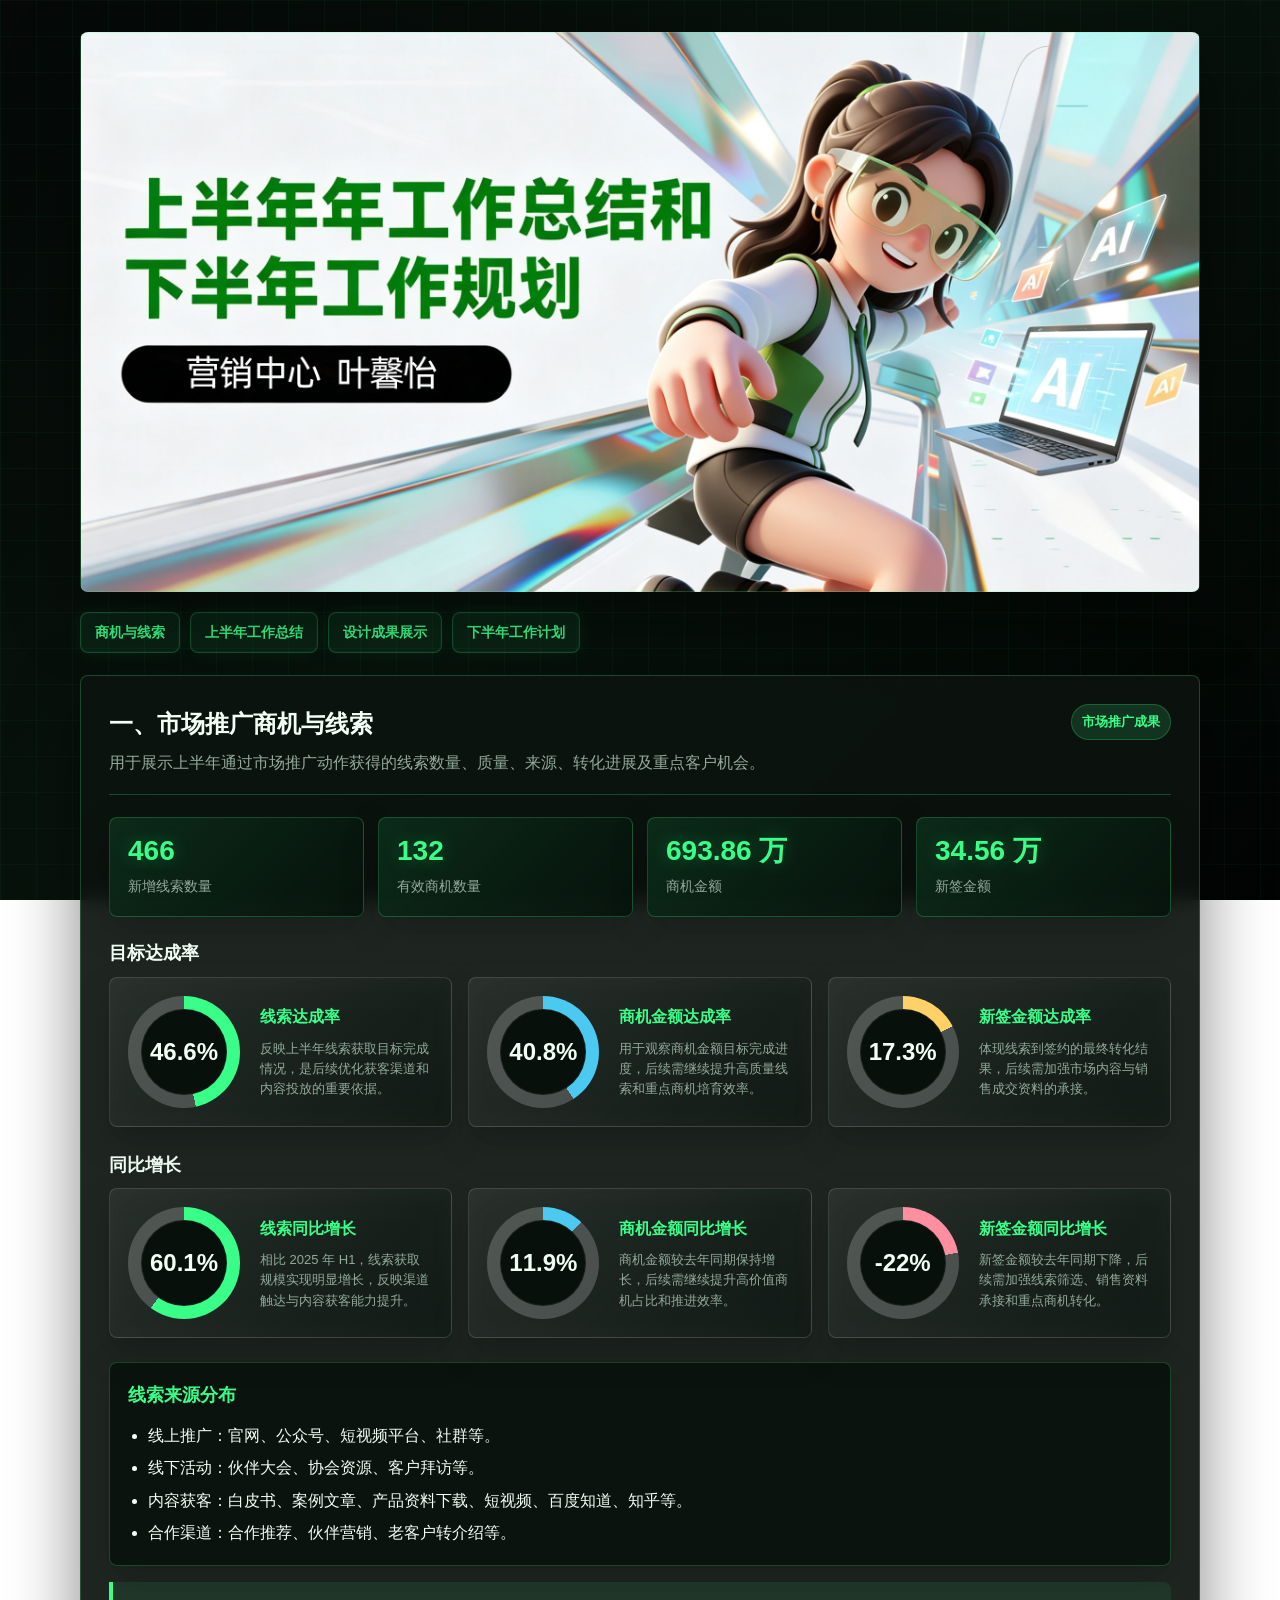
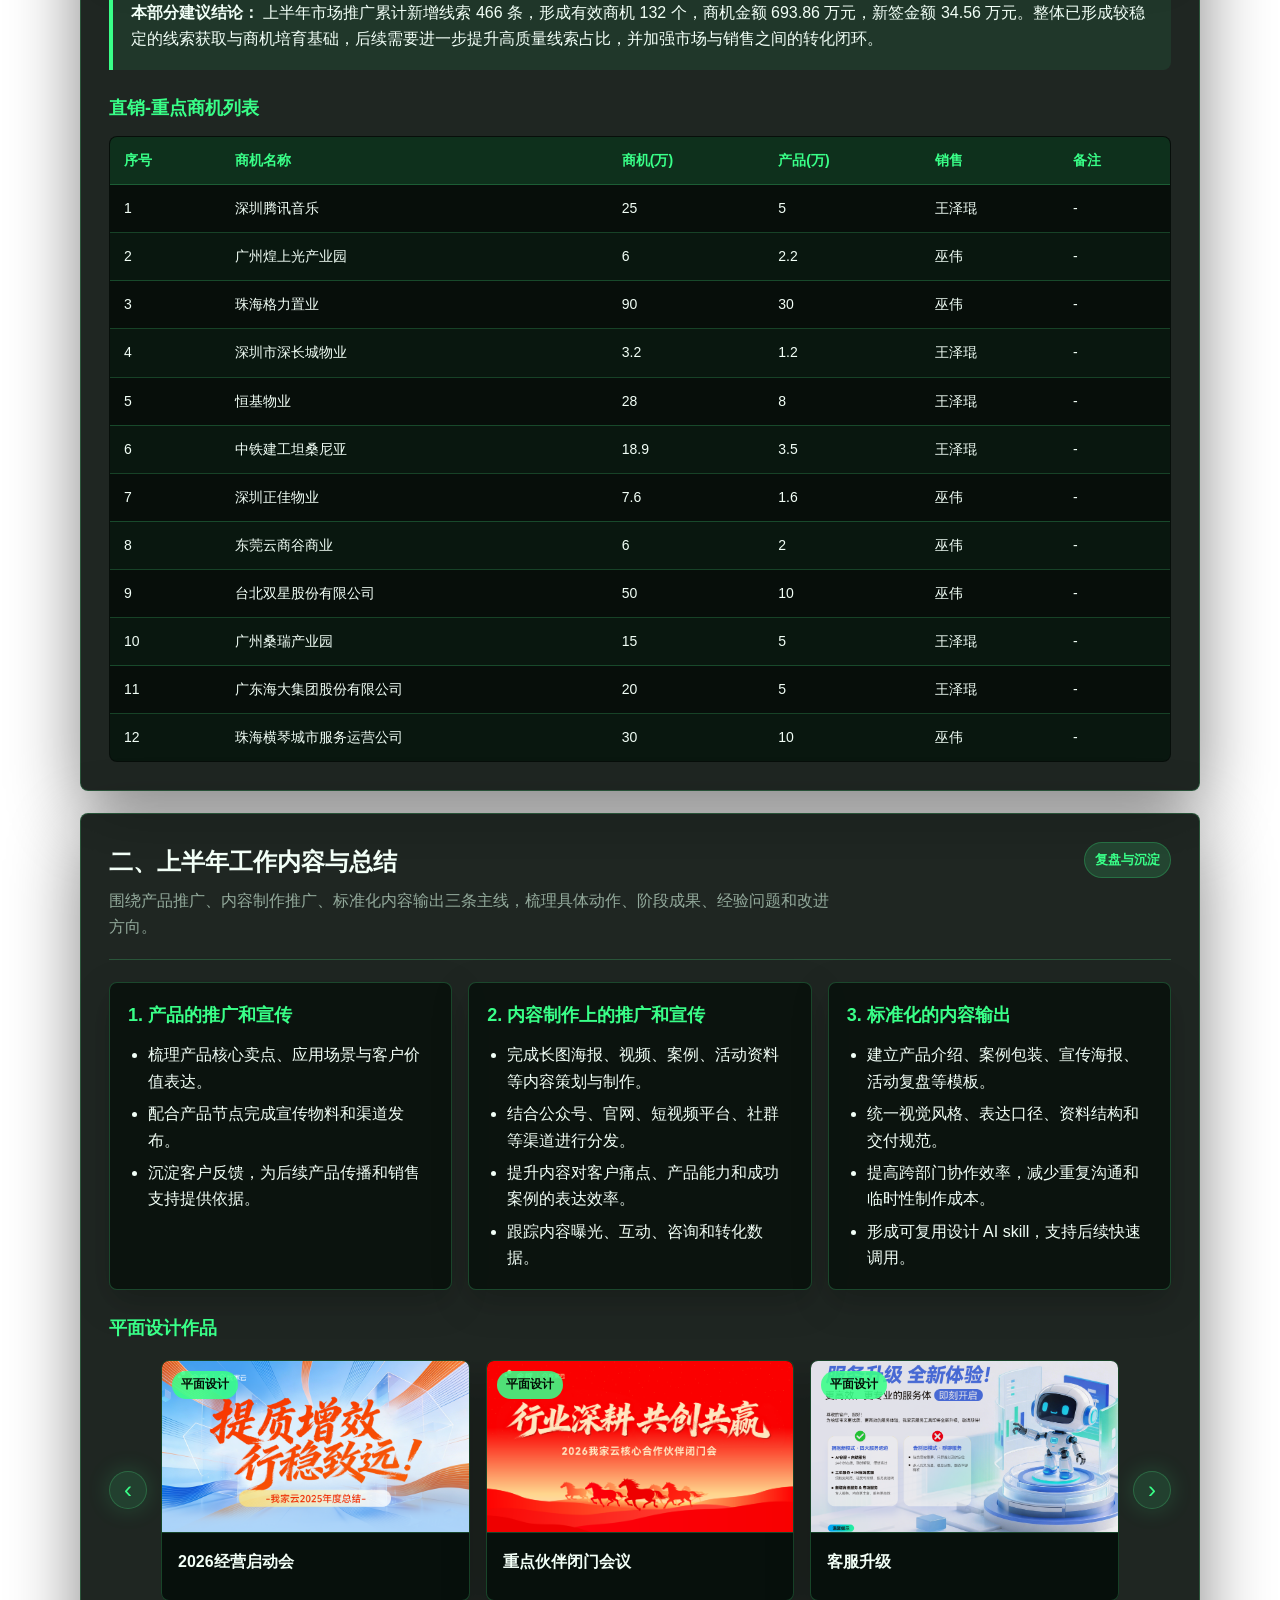
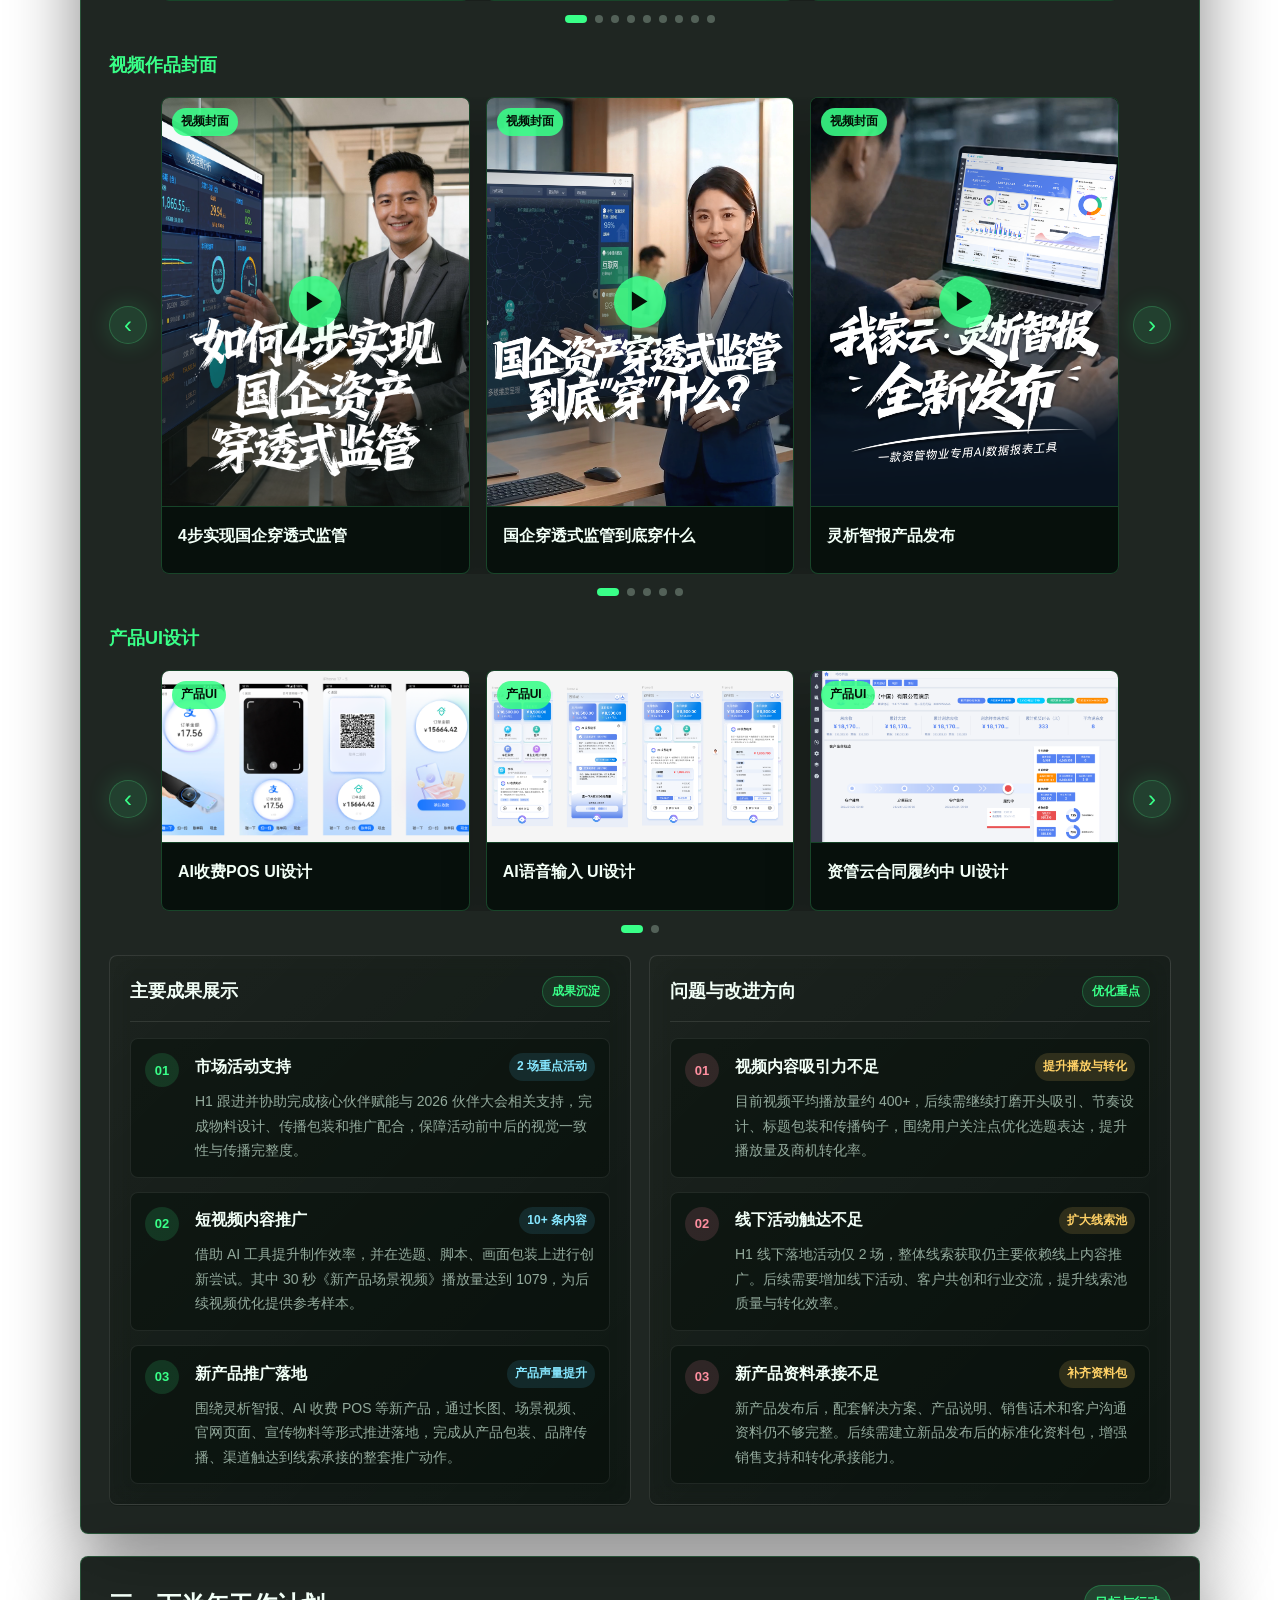
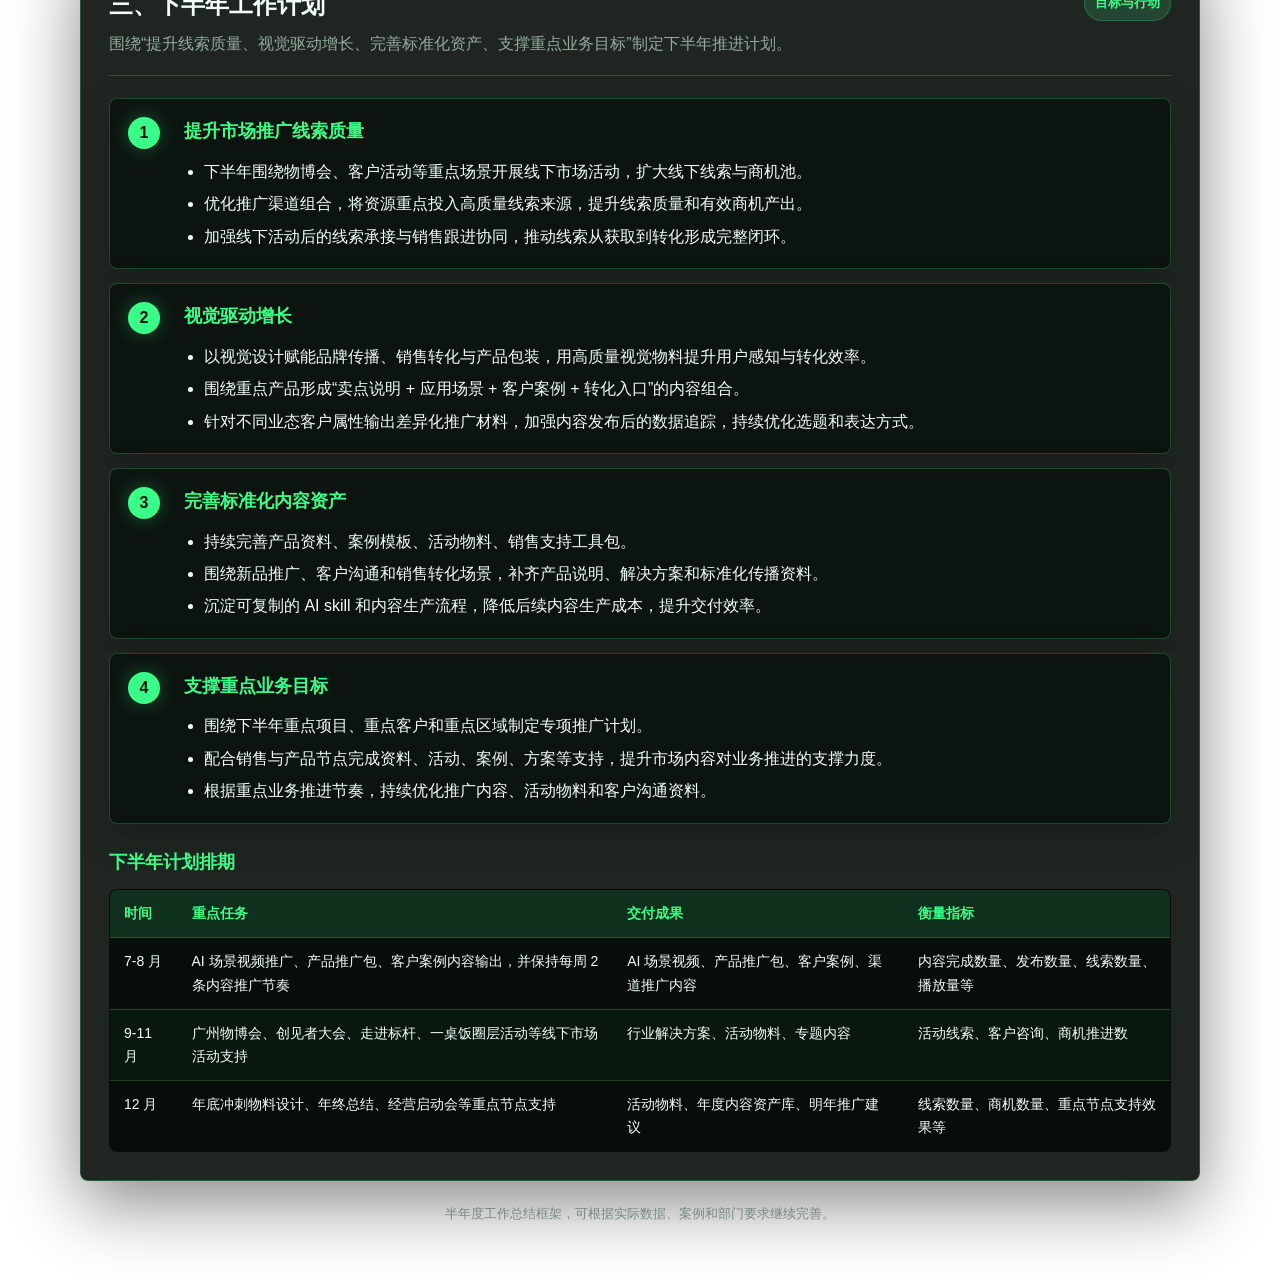
<file: work-summary/index.html>
<!DOCTYPE html>
<html lang="zh-CN">
<head>
  <meta charset="UTF-8" />
  <meta name="viewport" content="width=device-width, initial-scale=1.0" />
  <title>半年度工作总结</title>
  <style>
    :root {
      --bg: #050807;
      --paper: rgba(12, 20, 16, 0.92);
      --paper-strong: #0f1b15;
      --ink: #f2fff7;
      --muted: #93aa9c;
      --line: rgba(85, 255, 146, 0.22);
      --primary: #39ff88;
      --primary-soft: rgba(57, 255, 136, 0.14);
      --green: #39ff88;
      --orange: #ffd166;
      --red: #ff5f7a;
      --radius: 8px;
      --shadow: 0 22px 70px rgba(0, 0, 0, 0.48);
    }

    * {
      box-sizing: border-box;
    }

    body {
      margin: 0;
      min-height: 100vh;
      background:
        linear-gradient(rgba(57, 255, 136, 0.035) 1px, transparent 1px),
        linear-gradient(90deg, rgba(57, 255, 136, 0.035) 1px, transparent 1px),
        linear-gradient(135deg, #050807 0%, #08140d 48%, #020403 100%);
      background-size: 36px 36px, 36px 36px, auto;
      background-attachment: fixed;
      color: var(--ink);
      font-family: "Microsoft YaHei", "PingFang SC", Arial, sans-serif;
      line-height: 1.65;
    }

    .page {
      width: min(1120px, calc(100% - 40px));
      margin: 32px auto 56px;
    }

    header {
      position: relative;
      min-height: 0;
      aspect-ratio: 2 / 1;
      display: block;
      overflow: hidden;
      background: url("images/banner-summary.png") center / cover no-repeat;
      border: 1px solid var(--line);
      border-radius: var(--radius);
      padding: 0;
      box-shadow: var(--shadow);
      isolation: isolate;
    }

    .hero-content,
    .hero-visual {
      display: none !important;
    }

    .eyebrow {
      margin: 0 0 8px;
      color: var(--primary);
      font-size: 14px;
      font-weight: 700;
      letter-spacing: 0;
    }

    h1 {
      margin: 0;
      max-width: 650px;
      font-size: 46px;
      line-height: 1.2;
      letter-spacing: 0;
      text-shadow: 0 0 24px rgba(57, 255, 136, 0.28);
    }

    .hero-visual {
      min-height: 240px;
      display: grid;
      align-items: center;
      justify-items: end;
    }

    .summary-illustration {
      width: min(100%, 360px);
      height: 248px;
      position: relative;
    }

    .illus-panel {
      position: absolute;
      inset: 18px 0 0 34px;
      border: 1px solid rgba(57, 255, 136, 0.22);
      border-radius: var(--radius);
      background: rgba(6, 16, 11, 0.86);
      box-shadow: 0 18px 54px rgba(0, 0, 0, 0.28);
      padding: 18px;
    }

    .illus-panel::before {
      content: "";
      display: block;
      width: 88px;
      height: 8px;
      border-radius: 999px;
      background: #39ff88;
      box-shadow: 104px 0 0 #4cc9f0, 178px 0 0 #ffd166;
      opacity: 0.92;
    }

    .illus-chart {
      display: flex;
      align-items: end;
      gap: 12px;
      height: 92px;
      margin-top: 24px;
      padding: 0 8px;
      border-bottom: 1px solid rgba(255, 255, 255, 0.15);
    }

    .illus-chart i {
      width: 34px;
      border-radius: 6px 6px 0 0;
      background: #39ff88;
      box-shadow: 0 0 18px rgba(57, 255, 136, 0.24);
    }

    .illus-chart i:nth-child(1) {
      height: 38px;
      background: #4cc9f0;
    }

    .illus-chart i:nth-child(2) {
      height: 68px;
      background: #39ff88;
    }

    .illus-chart i:nth-child(3) {
      height: 52px;
      background: #ffd166;
    }

    .illus-chart i:nth-child(4) {
      height: 78px;
      background: #ff7a90;
    }

    .illus-card {
      position: absolute;
      left: 0;
      top: 60px;
      width: 132px;
      padding: 14px;
      border-radius: var(--radius);
      background: #14241b;
      border: 1px solid rgba(57, 255, 136, 0.2);
      box-shadow: 0 18px 38px rgba(0, 0, 0, 0.26);
    }

    .illus-card strong {
      display: block;
      color: #39ff88;
      font-size: 24px;
      line-height: 1;
    }

    .illus-card span {
      display: block;
      margin-top: 8px;
      color: var(--muted);
      font-size: 12px;
    }

    .illus-list {
      position: absolute;
      right: 18px;
      bottom: 18px;
      width: 166px;
      padding: 14px;
      border-radius: var(--radius);
      background: #132018;
      border: 1px solid rgba(255, 255, 255, 0.12);
    }

    .illus-list p {
      margin: 0 0 9px;
      color: #f2fff7;
      font-size: 13px;
      font-weight: 700;
    }

    .illus-list i {
      display: block;
      height: 7px;
      margin-top: 8px;
      border-radius: 999px;
      background: rgba(255, 255, 255, 0.18);
    }

    .illus-list i:nth-child(2) {
      background: #39ff88;
      width: 82%;
    }

    .illus-list i:nth-child(3) {
      background: #4cc9f0;
      width: 62%;
    }

    .illus-list i:nth-child(4) {
      background: #ffd166;
      width: 72%;
    }

    .meta {
      display: grid;
      grid-template-columns: repeat(4, minmax(0, 1fr));
      gap: 12px;
      margin-top: 28px;
    }

    .meta-item,
    .metric,
    .card,
    .timeline-item,
    .plan-item {
      background: var(--paper);
      border: 1px solid var(--line);
      border-radius: var(--radius);
      box-shadow: 0 12px 36px rgba(0, 0, 0, 0.24);
    }

    .meta-item {
      padding: 14px 16px;
      background: rgba(4, 12, 8, 0.5);
    }

    .label {
      display: block;
      color: var(--muted);
      font-size: 13px;
    }

    .value {
      display: block;
      margin-top: 4px;
      font-size: 16px;
      font-weight: 700;
    }

    nav {
      display: flex;
      gap: 10px;
      margin: 20px 0;
      flex-wrap: wrap;
    }

    nav a {
      display: inline-flex;
      align-items: center;
      min-height: 38px;
      padding: 8px 14px;
      border: 1px solid var(--line);
      border-radius: var(--radius);
      background: rgba(57, 255, 136, 0.08);
      color: var(--primary);
      text-decoration: none;
      font-size: 14px;
      font-weight: 700;
      box-shadow: inset 0 0 0 1px rgba(57, 255, 136, 0.04), 0 0 18px rgba(57, 255, 136, 0.08);
    }

    nav a:hover {
      background: var(--primary);
      color: #041007;
      border-color: var(--primary);
    }

    section {
      margin-top: 22px;
      background: var(--paper);
      border: 1px solid var(--line);
      border-radius: var(--radius);
      padding: 28px;
      box-shadow: var(--shadow);
      backdrop-filter: blur(10px);
    }

    .section-head {
      display: flex;
      justify-content: space-between;
      gap: 20px;
      align-items: flex-start;
      border-bottom: 1px solid var(--line);
      padding-bottom: 18px;
      margin-bottom: 22px;
    }

    h2 {
      margin: 0;
      font-size: 24px;
      letter-spacing: 0;
    }

    .section-note {
      margin: 6px 0 0;
      color: var(--muted);
      max-width: 720px;
    }

    .tag {
      flex: 0 0 auto;
      padding: 6px 10px;
      border-radius: 999px;
      background: var(--primary-soft);
      color: var(--primary);
      font-size: 13px;
      font-weight: 700;
      border: 1px solid rgba(57, 255, 136, 0.24);
    }

    .metrics {
      display: grid;
      grid-template-columns: repeat(auto-fit, minmax(148px, 1fr));
      gap: 14px;
      margin-bottom: 22px;
    }

    .metric {
      padding: 18px;
      background:
        linear-gradient(135deg, rgba(57, 255, 136, 0.12), rgba(57, 255, 136, 0.02)),
        rgba(5, 14, 9, 0.9);
    }

    .metric strong {
      display: block;
      font-size: 28px;
      line-height: 1.1;
      color: var(--primary);
      text-shadow: 0 0 18px rgba(57, 255, 136, 0.28);
    }

    .metric strong.negative {
      color: #ff8fa0;
      text-shadow: none;
    }

    .metric span {
      display: block;
      margin-top: 8px;
      color: var(--muted);
      font-size: 14px;
    }

    .ring-group-title {
      margin: 0 0 12px;
      color: var(--ink);
      font-size: 18px;
    }

    .rate-rings {
      display: grid;
      grid-template-columns: repeat(3, minmax(0, 1fr));
      gap: 16px;
      margin: -4px 0 24px;
    }

    .rate-card {
      display: grid;
      grid-template-columns: 116px 1fr;
      align-items: center;
      gap: 16px;
      min-height: 148px;
      padding: 18px;
      border: 1px solid rgba(255, 255, 255, 0.14);
      border-radius: var(--radius);
      background:
        linear-gradient(135deg, rgba(255, 255, 255, 0.13), rgba(255, 255, 255, 0.035)),
        rgba(5, 14, 9, 0.58);
      box-shadow: 0 16px 34px rgba(0, 0, 0, 0.24);
      backdrop-filter: blur(16px);
    }

    .rate-ring {
      position: relative;
      width: 112px;
      height: 112px;
      display: grid;
      place-items: center;
      border-radius: 50%;
      background: conic-gradient(var(--ring-color) var(--percent), rgba(255, 255, 255, 0.2) 0);
    }

    .rate-ring::before {
      content: "";
      position: absolute;
      inset: 13px;
      border-radius: 50%;
      background: #07100b;
      border: 1px solid rgba(255, 255, 255, 0.08);
    }

    .rate-ring strong {
      position: relative;
      z-index: 1;
      color: var(--ink);
      font-size: 24px;
      line-height: 1;
    }

    .rate-copy span {
      display: block;
      color: var(--primary);
      font-size: 16px;
      font-weight: 800;
    }

    .rate-copy p {
      margin: 8px 0 0;
      color: var(--muted);
      font-size: 13px;
      line-height: 1.55;
    }

    .grid-2 {
      display: grid;
      grid-template-columns: repeat(2, minmax(0, 1fr));
      gap: 16px;
    }

    .grid-3 {
      display: grid;
      grid-template-columns: repeat(3, minmax(0, 1fr));
      gap: 16px;
    }

    .card {
      padding: 18px;
      background: rgba(8, 17, 12, 0.82);
    }

    h3 {
      margin: 0 0 12px;
      font-size: 18px;
      color: var(--primary);
    }

    ul {
      margin: 0;
      padding-left: 20px;
    }

    li + li {
      margin-top: 6px;
    }

    table {
      width: 100%;
      border-collapse: collapse;
      overflow: hidden;
      border: 1px solid var(--line);
      border-radius: var(--radius);
      background: rgba(5, 12, 8, 0.9);
    }

    th,
    td {
      border-bottom: 1px solid var(--line);
      padding: 12px 14px;
      text-align: left;
      vertical-align: top;
      font-size: 14px;
    }

    th {
      background: rgba(57, 255, 136, 0.14);
      color: var(--primary);
      font-weight: 700;
    }

    td {
      color: var(--ink);
    }

    tbody tr:nth-child(even) {
      background: rgba(57, 255, 136, 0.035);
    }

    tr:last-child td {
      border-bottom: 0;
    }

    .status {
      display: inline-flex;
      align-items: center;
      min-height: 26px;
      padding: 3px 9px;
      border-radius: 999px;
      font-size: 12px;
      font-weight: 700;
      white-space: nowrap;
    }

    .status.green {
      background: rgba(57, 255, 136, 0.14);
      color: var(--green);
    }

    .status.orange {
      background: rgba(255, 209, 102, 0.16);
      color: var(--orange);
    }

    .status.red {
      background: rgba(255, 95, 122, 0.16);
      color: var(--red);
    }

    .timeline {
      display: grid;
      gap: 14px;
    }

    .timeline-item {
      display: grid;
      grid-template-columns: 148px 1fr;
      gap: 18px;
      padding: 18px;
    }

    .time {
      color: var(--primary);
      font-weight: 800;
    }

    .plan-list {
      display: grid;
      gap: 14px;
    }

    .plan-item {
      display: grid;
      grid-template-columns: 42px 1fr;
      gap: 14px;
      padding: 18px;
    }

    .number {
      width: 32px;
      height: 32px;
      display: inline-grid;
      place-items: center;
      border-radius: 50%;
      background: var(--primary);
      color: #041007;
      font-weight: 800;
      box-shadow: 0 0 18px rgba(57, 255, 136, 0.3);
    }

    .summary-box {
      margin-top: 16px;
      padding: 18px;
      border-left: 4px solid var(--primary);
      background: rgba(57, 255, 136, 0.08);
      border-radius: 0 var(--radius) var(--radius) 0;
    }

    .review-layout {
      display: grid;
      grid-template-columns: repeat(2, minmax(0, 1fr));
      gap: 18px;
      margin-top: 22px;
    }

    .review-card {
      padding: 20px;
      border: 1px solid rgba(255, 255, 255, 0.12);
      border-radius: var(--radius);
      background:
        linear-gradient(135deg, rgba(255, 255, 255, 0.08), rgba(255, 255, 255, 0.025)),
        rgba(8, 17, 12, 0.78);
      backdrop-filter: blur(12px);
    }

    .review-card-head {
      display: flex;
      align-items: center;
      justify-content: space-between;
      gap: 12px;
      padding-bottom: 14px;
      margin-bottom: 16px;
      border-bottom: 1px solid rgba(255, 255, 255, 0.1);
    }

    .review-card-head h3 {
      margin: 0;
      color: var(--ink);
    }

    .review-label {
      flex: 0 0 auto;
      padding: 5px 9px;
      border: 1px solid rgba(57, 255, 136, 0.24);
      border-radius: 999px;
      color: var(--primary);
      background: rgba(57, 255, 136, 0.1);
      font-size: 12px;
      font-weight: 800;
    }

    .review-stack {
      display: grid;
      gap: 14px;
    }

    .review-item {
      display: grid;
      grid-template-columns: 38px 1fr;
      gap: 12px;
      padding: 14px;
      border: 1px solid rgba(255, 255, 255, 0.08);
      border-radius: var(--radius);
      background: rgba(5, 14, 9, 0.46);
    }

    .review-index {
      width: 34px;
      height: 34px;
      display: grid;
      place-items: center;
      border-radius: 50%;
      background: rgba(57, 255, 136, 0.14);
      color: var(--primary);
      font-weight: 900;
      font-size: 13px;
    }

    .review-title-row {
      display: flex;
      align-items: center;
      justify-content: space-between;
      gap: 10px;
      margin-bottom: 8px;
    }

    .review-title-row h4 {
      margin: 0;
      color: var(--ink);
      font-size: 16px;
    }

    .review-chip {
      flex: 0 0 auto;
      padding: 4px 8px;
      border-radius: 999px;
      background: rgba(76, 201, 240, 0.12);
      color: #86e7ff;
      font-size: 12px;
      font-weight: 800;
    }

    .review-item p {
      margin: 0;
      color: var(--muted);
      font-size: 14px;
      line-height: 1.75;
    }

    .review-card.issue .review-index {
      background: rgba(255, 143, 160, 0.14);
      color: #ff8fa0;
    }

    .review-card.issue .review-chip {
      background: rgba(255, 209, 102, 0.14);
      color: var(--orange);
    }

    .gallery-guide {
      display: grid;
      grid-template-columns: 1.1fr 0.9fr;
      gap: 16px;
      margin: 24px 0 16px;
      padding: 18px;
      border: 1px solid var(--line);
      border-radius: var(--radius);
      background: rgba(57, 255, 136, 0.06);
    }

    .gallery-guide p {
      margin: 0;
      color: var(--muted);
    }

    .file-list {
      margin: 0;
      padding-left: 20px;
      color: var(--ink);
      font-size: 14px;
    }

    .gallery-carousel {
      position: relative;
      margin-top: 16px;
      padding: 0 52px;
    }

    .carousel-window {
      overflow: hidden;
      border-radius: var(--radius);
    }

    .gallery-track {
      display: flex;
      gap: 16px;
      transition: transform 0.55s ease;
      will-change: transform;
    }

    .work-card {
      flex: 0 0 calc((100% - 32px) / 3);
      overflow: hidden;
      background: rgba(7, 16, 11, 0.92);
      border: 1px solid var(--line);
      border-radius: var(--radius);
      box-shadow: 0 16px 40px rgba(0, 0, 0, 0.34);
    }

    .work-media {
      position: relative;
      aspect-ratio: 16 / 9;
      background: #07100b;
      border-bottom: 1px solid var(--line);
    }

    .video-carousel .work-media {
      aspect-ratio: 3 / 4;
    }

    .work-media img {
      width: 100%;
      height: 100%;
      display: block;
      object-fit: cover;
    }

    .image-placeholder {
      position: absolute;
      inset: 0;
      display: none;
      place-items: center;
      padding: 18px;
      color: var(--muted);
      text-align: center;
      font-size: 14px;
      background: repeating-linear-gradient(
        135deg,
        #07100b,
        #07100b 12px,
        #0d1a12 12px,
        #0d1a12 24px
      );
    }

    .work-body {
      padding: 16px;
    }

    .work-body h4 {
      margin: 0 0 8px;
      font-size: 16px;
    }

    .work-body p {
      margin: 0;
      color: var(--muted);
      font-size: 14px;
    }

    .work-type {
      position: absolute;
      top: 10px;
      left: 10px;
      z-index: 1;
      padding: 4px 9px;
      border-radius: 999px;
      background: rgba(57, 255, 136, 0.88);
      color: #041007;
      font-size: 12px;
      font-weight: 700;
    }

    .play-mark {
      position: absolute;
      left: 50%;
      top: 50%;
      z-index: 1;
      width: 52px;
      height: 52px;
      display: grid;
      place-items: center;
      border-radius: 50%;
      background: rgba(57, 255, 136, 0.88);
      color: #041007;
      font-size: 24px;
      transform: translate(-50%, -50%);
      pointer-events: none;
      box-shadow: 0 0 28px rgba(57, 255, 136, 0.35);
    }

    .carousel-btn {
      position: absolute;
      top: 42%;
      z-index: 2;
      width: 38px;
      height: 38px;
      border: 1px solid var(--line);
      border-radius: 50%;
      background: rgba(57, 255, 136, 0.12);
      color: var(--primary);
      cursor: pointer;
      font-size: 24px;
      line-height: 1;
      box-shadow: 0 0 24px rgba(57, 255, 136, 0.16);
    }

    .carousel-btn:hover {
      border-color: var(--primary);
      background: var(--primary);
      color: #041007;
    }

    .carousel-btn.prev {
      left: 0;
    }

    .carousel-btn.next {
      right: 0;
    }

    .carousel-dots {
      display: flex;
      justify-content: center;
      gap: 8px;
      margin-top: 14px;
    }

    .carousel-dot {
      width: 8px;
      height: 8px;
      border: 0;
      border-radius: 50%;
      background: rgba(147, 170, 156, 0.45);
      cursor: pointer;
      padding: 0;
    }

    .carousel-dot.active {
      width: 22px;
      border-radius: 999px;
      background: var(--primary);
    }

    footer {
      margin-top: 22px;
      color: var(--muted);
      text-align: center;
      font-size: 13px;
    }

    @media (max-width: 860px) {
      .page {
        width: min(100% - 24px, 1120px);
        margin-top: 16px;
      }

      header {
        aspect-ratio: 2 / 1;
      }

      h1 {
        font-size: 34px;
      }

      .hero-visual {
        min-height: auto;
      }

      .summary-illustration {
        width: 100%;
        max-width: 360px;
        justify-self: center;
      }

      section {
        padding: 22px;
      }

      .meta,
      .metrics,
      .rate-rings,
      .grid-2,
      .grid-3,
      .review-layout,
      .gallery-guide {
        grid-template-columns: 1fr;
      }

      .review-title-row {
        display: block;
      }

      .review-chip {
        display: inline-flex;
        margin-top: 8px;
      }

      .rate-card {
        grid-template-columns: 96px 1fr;
      }

      .rate-ring {
        width: 92px;
        height: 92px;
      }

      .rate-ring strong {
        font-size: 20px;
      }

      .gallery-carousel {
        padding: 0 42px;
      }

      .work-card {
        flex-basis: 100%;
      }

      .section-head,
      .timeline-item,
      .plan-item {
        display: block;
      }

      .tag {
        display: inline-flex;
        margin-top: 12px;
      }

      .number {
        margin-bottom: 10px;
      }
    }
  </style>
</head>
<body>
  <main class="page">
    <header>
      <div class="hero-content">
        <p class="eyebrow">2026 年上半年工作复盘</p>
        <h1>市场上半年工作总结和下半年工作计划</h1>
        <div class="meta">
          <div class="meta-item">
            <span class="label">汇报人</span>
            <span class="value">叶馨怡</span>
          </div>
          <div class="meta-item">
            <span class="label">所属部门</span>
            <span class="value">营销中心</span>
          </div>
          <div class="meta-item">
            <span class="label">汇报周期</span>
            <span class="value">2026.01 - 2026.06</span>
          </div>
          <div class="meta-item">
            <span class="label">汇报日期</span>
            <span class="value">2026.7.3</span>
          </div>
        </div>
      </div>
      <div class="hero-visual" aria-hidden="true">
        <div class="summary-illustration">
          <div class="illus-panel">
            <div class="illus-chart">
              <i></i>
              <i></i>
              <i></i>
              <i></i>
            </div>
          </div>
          <div class="illus-card">
            <strong>H1</strong>
            <span>市场复盘 / 线索增长 / 内容推广</span>
          </div>
          <div class="illus-list">
            <p>WORK SUMMARY</p>
            <i></i>
            <i></i>
            <i></i>
          </div>
        </div>
      </div>
    </header>

    <nav aria-label="页面导航">
      <a href="#opportunities">商机与线索</a>
      <a href="#work-summary">上半年工作总结</a>
      <a href="#design-gallery">设计成果展示</a>
      <a href="#next-plan">下半年工作计划</a>
    </nav>

    <section id="opportunities">
      <div class="section-head">
        <div>
          <h2>一、市场推广商机与线索</h2>
          <p class="section-note">用于展示上半年通过市场推广动作获得的线索数量、质量、来源、转化进展及重点客户机会。</p>
        </div>
        <span class="tag">市场推广成果</span>
      </div>

      <div class="metrics">
        <div class="metric">
          <strong>466</strong>
          <span>新增线索数量</span>
        </div>
        <div class="metric">
          <strong>132</strong>
          <span>有效商机数量</span>
        </div>
        <div class="metric">
          <strong>693.86 万</strong>
          <span>商机金额</span>
        </div>
        <div class="metric">
          <strong>34.56 万</strong>
          <span>新签金额</span>
        </div>
      </div>

      <h3 class="ring-group-title">目标达成率</h3>
      <div class="rate-rings" aria-label="目标达成率">
        <div class="rate-card">
          <div class="rate-ring" style="--percent: 46.6%; --ring-color: #39ff88;">
            <strong>46.6%</strong>
          </div>
          <div class="rate-copy">
            <span>线索达成率</span>
            <p>反映上半年线索获取目标完成情况，是后续优化获客渠道和内容投放的重要依据。</p>
          </div>
        </div>
        <div class="rate-card">
          <div class="rate-ring" style="--percent: 40.8%; --ring-color: #4cc9f0;">
            <strong>40.8%</strong>
          </div>
          <div class="rate-copy">
            <span>商机金额达成率</span>
            <p>用于观察商机金额目标完成进度，后续需继续提升高质量线索和重点商机培育效率。</p>
          </div>
        </div>
        <div class="rate-card">
          <div class="rate-ring" style="--percent: 17.3%; --ring-color: #ffd166;">
            <strong>17.3%</strong>
          </div>
          <div class="rate-copy">
            <span>新签金额达成率</span>
            <p>体现线索到签约的最终转化结果，后续需加强市场内容与销售成交资料的承接。</p>
          </div>
        </div>
      </div>


      <h3 class="ring-group-title">同比增长</h3>
      <div class="rate-rings" aria-label="同比增长">
        <div class="rate-card">
          <div class="rate-ring" style="--percent: 60.1%; --ring-color: #39ff88;">
            <strong>60.1%</strong>
          </div>
          <div class="rate-copy">
            <span>线索同比增长</span>
            <p>相比 2025 年 H1，线索获取规模实现明显增长，反映渠道触达与内容获客能力提升。</p>
          </div>
        </div>
        <div class="rate-card">
          <div class="rate-ring" style="--percent: 11.9%; --ring-color: #4cc9f0;">
            <strong>11.9%</strong>
          </div>
          <div class="rate-copy">
            <span>商机金额同比增长</span>
            <p>商机金额较去年同期保持增长，后续需继续提升高价值商机占比和推进效率。</p>
          </div>
        </div>
        <div class="rate-card">
          <div class="rate-ring" style="--percent: 22%; --ring-color: #ff8fa0;">
            <strong>-22%</strong>
          </div>
          <div class="rate-copy">
            <span>新签金额同比增长</span>
            <p>新签金额较去年同期下降，后续需加强线索筛选、销售资料承接和重点商机转化。</p>
          </div>
        </div>
      </div>
      <div class="card">
        <h3>线索来源分布</h3>
        <ul>
          <li>线上推广：官网、公众号、短视频平台、社群等。</li>
          <li>线下活动：伙伴大会、协会资源、客户拜访等。</li>
          <li>内容获客：白皮书、案例文章、产品资料下载、短视频、百度知道、知乎等。</li>
          <li>合作渠道：合作推荐、伙伴营销、老客户转介绍等。</li>
        </ul>
      </div>

      <div class="summary-box">
        <strong>本部分建议结论：</strong>
        上半年市场推广累计新增线索 466 条，形成有效商机 132 个，商机金额 693.86 万元，新签金额 34.56 万元。整体已形成较稳定的线索获取与商机培育基础，后续需要进一步提升高质量线索占比，并加强市场与销售之间的转化闭环。
      </div>

      <h3 style="margin-top: 24px;">直销-重点商机列表</h3>
      <table>
        <thead>
          <tr>
            <th>序号</th>
            <th>商机名称</th>
            <th>商机(万)</th>
            <th>产品(万)</th>
            <th>销售</th>
            <th>备注</th>
          </tr>
        </thead>
        <tbody>
          <tr>
            <td>1</td>
            <td>深圳腾讯音乐</td>
            <td>25</td>
            <td>5</td>
            <td>王泽琨</td>
            <td>-</td>
          </tr>
          <tr>
            <td>2</td>
            <td>广州煌上光产业园</td>
            <td>6</td>
            <td>2.2</td>
            <td>巫伟</td>
            <td>-</td>
          </tr>
          <tr>
            <td>3</td>
            <td>珠海格力置业</td>
            <td>90</td>
            <td>30</td>
            <td>巫伟</td>
            <td>-</td>
          </tr>
          <tr>
            <td>4</td>
            <td>深圳市深长城物业</td>
            <td>3.2</td>
            <td>1.2</td>
            <td>王泽琨</td>
            <td>-</td>
          </tr>
          <tr>
            <td>5</td>
            <td>恒基物业</td>
            <td>28</td>
            <td>8</td>
            <td>王泽琨</td>
            <td>-</td>
          </tr>
          <tr>
            <td>6</td>
            <td>中铁建工坦桑尼亚</td>
            <td>18.9</td>
            <td>3.5</td>
            <td>王泽琨</td>
            <td>-</td>
          </tr>
          <tr>
            <td>7</td>
            <td>深圳正佳物业</td>
            <td>7.6</td>
            <td>1.6</td>
            <td>巫伟</td>
            <td>-</td>
          </tr>
          <tr>
            <td>8</td>
            <td>东莞云商谷商业</td>
            <td>6</td>
            <td>2</td>
            <td>巫伟</td>
            <td>-</td>
          </tr>
          <tr>
            <td>9</td>
            <td>台北双星股份有限公司</td>
            <td>50</td>
            <td>10</td>
            <td>巫伟</td>
            <td>-</td>
          </tr>
          <tr>
            <td>10</td>
            <td>广州桑瑞产业园</td>
            <td>15</td>
            <td>5</td>
            <td>王泽琨</td>
            <td>-</td>
          </tr>
          <tr>
            <td>11</td>
            <td>广东海大集团股份有限公司</td>
            <td>20</td>
            <td>5</td>
            <td>王泽琨</td>
            <td>-</td>
          </tr>
          <tr>
            <td>12</td>
            <td>珠海横琴城市服务运营公司</td>
            <td>30</td>
            <td>10</td>
            <td>巫伟</td>
            <td>-</td>
          </tr>
        </tbody>
      </table>
    </section>

    <section id="work-summary">
      <div class="section-head">
        <div>
          <h2>二、上半年工作内容与总结</h2>
          <p class="section-note">围绕产品推广、内容制作推广、标准化内容输出三条主线，梳理具体动作、阶段成果、经验问题和改进方向。</p>
        </div>
        <span class="tag">复盘与沉淀</span>
      </div>

      <div class="grid-3">
        <div class="card">
          <h3>1. 产品的推广和宣传</h3>
          <ul>
            <li>梳理产品核心卖点、应用场景与客户价值表达。</li>
            <li>配合产品节点完成宣传物料和渠道发布。</li>
            <li>沉淀客户反馈，为后续产品传播和销售支持提供依据。</li>
          </ul>
        </div>

        <div class="card">
          <h3>2. 内容制作上的推广和宣传</h3>
          <ul>
            <li>完成长图海报、视频、案例、活动资料等内容策划与制作。</li>
            <li>结合公众号、官网、短视频平台、社群等渠道进行分发。</li>
            <li>提升内容对客户痛点、产品能力和成功案例的表达效率。</li>
            <li>跟踪内容曝光、互动、咨询和转化数据。</li>
          </ul>
        </div>

        <div class="card">
          <h3>3. 标准化的内容输出</h3>
          <ul>
            <li>建立产品介绍、案例包装、宣传海报、活动复盘等模板。</li>
            <li>统一视觉风格、表达口径、资料结构和交付规范。</li>
            <li>提高跨部门协作效率，减少重复沟通和临时性制作成本。</li>
            <li>形成可复用设计 AI skill，支持后续快速调用。</li>
          </ul>
        </div>
      </div>

      <h3 id="design-gallery" style="margin-top: 24px;">平面设计作品</h3>
      <div class="gallery-carousel" data-carousel>
        <button class="carousel-btn prev" type="button" data-carousel-prev aria-label="上一张">‹</button>
        <div class="carousel-window">
          <div class="gallery-track" data-carousel-track>
            <article class="work-card">
              <div class="work-media">
                <span class="work-type">平面设计</span>
                <img src="images/flat-design-01.png" alt="2026经营启动会设计作品" loading="lazy" onerror="this.style.display='none'; this.nextElementSibling.style.display='grid';" />
                <div class="image-placeholder">放入 images/flat-design-01.png</div>
              </div>
              <div class="work-body">
                <h4>2026经营启动会</h4>
              </div>
            </article>

            <article class="work-card">
              <div class="work-media">
                <span class="work-type">平面设计</span>
                <img src="images/flat-design-02.png" alt="重点伙伴闭门会议设计作品" loading="lazy" onerror="this.style.display='none'; this.nextElementSibling.style.display='grid';" />
                <div class="image-placeholder">放入 images/flat-design-02.png</div>
              </div>
              <div class="work-body">
                <h4>重点伙伴闭门会议</h4>
              </div>
            </article>

            <article class="work-card">
              <div class="work-media">
                <span class="work-type">平面设计</span>
                <img src="images/flat-design-03.png" alt="客服升级设计作品" loading="lazy" onerror="this.style.display='none'; this.nextElementSibling.style.display='grid';" />
                <div class="image-placeholder">放入 images/flat-design-03.png</div>
              </div>
              <div class="work-body">
                <h4>客服升级</h4>
              </div>
            </article>

            <article class="work-card">
              <div class="work-media">
                <span class="work-type">平面设计</span>
                <img src="images/flat-design-04.png" alt="缴费活动网页设计作品" loading="lazy" onerror="this.style.display='none'; this.nextElementSibling.style.display='grid';" />
                <div class="image-placeholder">放入 images/flat-design-04.png</div>
              </div>
              <div class="work-body">
                <h4>缴费活动网页</h4>
              </div>
            </article>

            <article class="work-card">
              <div class="work-media">
                <span class="work-type">官网视觉</span>
                <img src="images/flat-design-05.png" alt="官网AI产品设计作品" loading="lazy" onerror="this.style.display='none'; this.nextElementSibling.style.display='grid';" />
                <div class="image-placeholder">放入 images/flat-design-05.png</div>
              </div>
              <div class="work-body">
                <h4>官网-AI 产品</h4>
              </div>
            </article>

            <article class="work-card">
              <div class="work-media">
                <span class="work-type">官网视觉</span>
                <img src="images/flat-design-06.png" alt="官网智慧国资设计作品" loading="lazy" onerror="this.style.display='none'; this.nextElementSibling.style.display='grid';" />
                <div class="image-placeholder">放入 images/flat-design-06.png</div>
              </div>
              <div class="work-body">
                <h4>官网-智慧国资</h4>
              </div>
            </article>

            <article class="work-card">
              <div class="work-media">
                <span class="work-type">官网视觉</span>
                <img src="images/flat-design-07.png" alt="官网智慧物业设计作品" loading="lazy" onerror="this.style.display='none'; this.nextElementSibling.style.display='grid';" />
                <div class="image-placeholder">放入 images/flat-design-07.png</div>
              </div>
              <div class="work-body">
                <h4>官网-智慧物业</h4>
              </div>
            </article>

            <article class="work-card">
              <div class="work-media">
                <span class="work-type">官网视觉</span>
                <img src="images/flat-design-08.png" alt="官网智慧园区设计作品" loading="lazy" onerror="this.style.display='none'; this.nextElementSibling.style.display='grid';" />
                <div class="image-placeholder">放入 images/flat-design-08.png</div>
              </div>
              <div class="work-body">
                <h4>官网-智慧园区</h4>
              </div>
            </article>

            <article class="work-card">
              <div class="work-media">
                <span class="work-type">产品视觉</span>
                <img src="images/flat-design-09.png" alt="AI缴费云登录页设计作品" loading="lazy" onerror="this.style.display='none'; this.nextElementSibling.style.display='grid';" />
                <div class="image-placeholder">放入 images/flat-design-09.png</div>
              </div>
              <div class="work-body">
                <h4>AI缴费云登录页</h4>
              </div>
            </article>

            <article class="work-card">
              <div class="work-media">
                <span class="work-type">产品视觉</span>
                <img src="images/flat-design-10.png" alt="AI收费POS设计作品" loading="lazy" onerror="this.style.display='none'; this.nextElementSibling.style.display='grid';" />
                <div class="image-placeholder">放入 images/flat-design-10.png</div>
              </div>
              <div class="work-body">
                <h4>AI收费POS</h4>
              </div>
            </article>

            <article class="work-card">
              <div class="work-media">
                <span class="work-type">内容视觉</span>
                <img src="images/flat-design-11.png" alt="灵析智报设计作品" loading="lazy" onerror="this.style.display='none'; this.nextElementSibling.style.display='grid';" />
                <div class="image-placeholder">放入 images/flat-design-11.png</div>
              </div>
              <div class="work-body">
                <h4>灵析智报</h4>
              </div>
            </article>
          </div>
        </div>
        <button class="carousel-btn next" type="button" data-carousel-next aria-label="下一张">›</button>
        <div class="carousel-dots" data-carousel-dots aria-label="轮播分页"></div>
      </div>

      <h3 style="margin-top: 28px;">视频作品封面</h3>
      <div class="gallery-carousel video-carousel" data-carousel>
        <button class="carousel-btn prev" type="button" data-carousel-prev aria-label="上一张">‹</button>
        <div class="carousel-window">
          <div class="gallery-track" data-carousel-track>
            <article class="work-card">
              <div class="work-media">
                <span class="work-type">视频封面</span>
                <span class="play-mark">▶</span>
                <img src="images/video-cover-01.png" alt="4步实现国企穿透式监管视频封面" loading="lazy" onerror="this.style.display='none'; this.previousElementSibling.style.display='none'; this.nextElementSibling.style.display='grid';" />
                <div class="image-placeholder">放入 images/video-cover-01.png</div>
              </div>
              <div class="work-body">
                <h4>4步实现国企穿透式监管</h4>
              </div>
            </article>

            <article class="work-card">
              <div class="work-media">
                <span class="work-type">视频封面</span>
                <span class="play-mark">▶</span>
                <img src="images/video-cover-02.png" alt="国企穿透式监管到底穿什么视频封面" loading="lazy" onerror="this.style.display='none'; this.previousElementSibling.style.display='none'; this.nextElementSibling.style.display='grid';" />
                <div class="image-placeholder">放入 images/video-cover-02.png</div>
              </div>
              <div class="work-body">
                <h4>国企穿透式监管到底穿什么</h4>
              </div>
            </article>

            <article class="work-card">
              <div class="work-media">
                <span class="work-type">视频封面</span>
                <span class="play-mark">▶</span>
                <img src="images/video-cover-03.png" alt="灵析智报产品发布视频封面" loading="lazy" onerror="this.style.display='none'; this.previousElementSibling.style.display='none'; this.nextElementSibling.style.display='grid';" />
                <div class="image-placeholder">放入 images/video-cover-03.png</div>
              </div>
              <div class="work-body">
                <h4>灵析智报产品发布</h4>
              </div>
            </article>

            <article class="work-card">
              <div class="work-media">
                <span class="work-type">视频封面</span>
                <span class="play-mark">▶</span>
                <img src="images/video-cover-04.png" alt="灵析智报01视频封面" loading="lazy" onerror="this.style.display='none'; this.previousElementSibling.style.display='none'; this.nextElementSibling.style.display='grid';" />
                <div class="image-placeholder">放入 images/video-cover-04.png</div>
              </div>
              <div class="work-body">
                <h4>灵析智报 01</h4>
              </div>
            </article>

            <article class="work-card">
              <div class="work-media">
                <span class="work-type">视频封面</span>
                <span class="play-mark">▶</span>
                <img src="images/video-cover-05.png" alt="灵析智报02视频封面" loading="lazy" onerror="this.style.display='none'; this.previousElementSibling.style.display='none'; this.nextElementSibling.style.display='grid';" />
                <div class="image-placeholder">放入 images/video-cover-05.png</div>
              </div>
              <div class="work-body">
                <h4>灵析智报 02</h4>
              </div>
            </article>

            <article class="work-card">
              <div class="work-media">
                <span class="work-type">视频封面</span>
                <span class="play-mark">▶</span>
                <img src="images/video-cover-06.png" alt="AI缴费云视频封面" loading="lazy" onerror="this.style.display='none'; this.previousElementSibling.style.display='none'; this.nextElementSibling.style.display='grid';" />
                <div class="image-placeholder">放入 images/video-cover-06.png</div>
              </div>
              <div class="work-body">
                <h4>AI缴费云视频封面</h4>
              </div>
            </article>

            <article class="work-card">
              <div class="work-media">
                <span class="work-type">视频封面</span>
                <span class="play-mark">▶</span>
                <img src="images/video-cover-07.png" alt="AI收费POS视频封面" loading="lazy" onerror="this.style.display='none'; this.previousElementSibling.style.display='none'; this.nextElementSibling.style.display='grid';" />
                <div class="image-placeholder">放入 images/video-cover-07.png</div>
              </div>
              <div class="work-body">
                <h4>AI收费POS视频封面</h4>
              </div>
            </article>
          </div>
        </div>
        <button class="carousel-btn next" type="button" data-carousel-next aria-label="下一张">›</button>
        <div class="carousel-dots" data-carousel-dots aria-label="轮播分页"></div>
      </div>

      <h3 style="margin-top: 28px;">产品UI设计</h3>
      <div class="gallery-carousel ui-carousel" data-carousel>
        <button class="carousel-btn prev" type="button" data-carousel-prev aria-label="上一张">‹</button>
        <div class="carousel-window">
          <div class="gallery-track" data-carousel-track>
            <article class="work-card">
              <div class="work-media">
                <span class="work-type">产品UI</span>
                <img src="images/product-ui-01.png" alt="AI收费POS UI设计" loading="lazy" onerror="this.style.display='none'; this.nextElementSibling.style.display='grid';" />
                <div class="image-placeholder">放入 images/product-ui-01.png</div>
              </div>
              <div class="work-body">
                <h4>AI收费POS UI设计</h4>
              </div>
            </article>

            <article class="work-card">
              <div class="work-media">
                <span class="work-type">产品UI</span>
                <img src="images/product-ui-02.png" alt="AI语音输入UI设计" loading="lazy" onerror="this.style.display='none'; this.nextElementSibling.style.display='grid';" />
                <div class="image-placeholder">放入 images/product-ui-02.png</div>
              </div>
              <div class="work-body">
                <h4>AI语音输入 UI设计</h4>
              </div>
            </article>

            <article class="work-card">
              <div class="work-media">
                <span class="work-type">产品UI</span>
                <img src="images/product-ui-03.png" alt="资管云合同履约中UI设计" loading="lazy" onerror="this.style.display='none'; this.nextElementSibling.style.display='grid';" />
                <div class="image-placeholder">放入 images/product-ui-03.png</div>
              </div>
              <div class="work-body">
                <h4>资管云合同履约中 UI设计</h4>
              </div>
            </article>

            <article class="work-card">
              <div class="work-media">
                <span class="work-type">产品UI</span>
                <img src="images/product-ui-04.png" alt="资管云运营数据看板暗色版" loading="lazy" onerror="this.style.display='none'; this.nextElementSibling.style.display='grid';" />
                <div class="image-placeholder">放入 images/product-ui-04.png</div>
              </div>
              <div class="work-body">
                <h4>资管云运营数据看板暗色版</h4>
              </div>
            </article>
          </div>
        </div>
        <button class="carousel-btn next" type="button" data-carousel-next aria-label="下一张">›</button>
        <div class="carousel-dots" data-carousel-dots aria-label="轮播分页"></div>
      </div>

      <div class="review-layout">
        <div class="review-card">
          <div class="review-card-head">
            <h3>主要成果展示</h3>
            <span class="review-label">成果沉淀</span>
          </div>
          <div class="review-stack">
            <article class="review-item">
              <span class="review-index">01</span>
              <div>
                <div class="review-title-row">
                  <h4>市场活动支持</h4>
                  <span class="review-chip">2 场重点活动</span>
                </div>
                <p>H1 跟进并协助完成核心伙伴赋能与 2026 伙伴大会相关支持，完成物料设计、传播包装和推广配合，保障活动前中后的视觉一致性与传播完整度。</p>
              </div>
            </article>
            <article class="review-item">
              <span class="review-index">02</span>
              <div>
                <div class="review-title-row">
                  <h4>短视频内容推广</h4>
                  <span class="review-chip">10+ 条内容</span>
                </div>
                <p>借助 AI 工具提升制作效率，并在选题、脚本、画面包装上进行创新尝试。其中 30 秒《新产品场景视频》播放量达到 1079，为后续视频优化提供参考样本。</p>
              </div>
            </article>
            <article class="review-item">
              <span class="review-index">03</span>
              <div>
                <div class="review-title-row">
                  <h4>新产品推广落地</h4>
                  <span class="review-chip">产品声量提升</span>
                </div>
                <p>围绕灵析智报、AI 收费 POS 等新产品，通过长图、场景视频、官网页面、宣传物料等形式推进落地，完成从产品包装、品牌传播、渠道触达到线索承接的整套推广动作。</p>
              </div>
            </article>
          </div>
        </div>

        <div class="review-card issue">
          <div class="review-card-head">
            <h3>问题与改进方向</h3>
            <span class="review-label">优化重点</span>
          </div>
          <div class="review-stack">
            <article class="review-item">
              <span class="review-index">01</span>
              <div>
                <div class="review-title-row">
                  <h4>视频内容吸引力不足</h4>
                  <span class="review-chip">提升播放与转化</span>
                </div>
                <p>目前视频平均播放量约 400+，后续需继续打磨开头吸引、节奏设计、标题包装和传播钩子，围绕用户关注点优化选题表达，提升播放量及商机转化率。</p>
              </div>
            </article>
            <article class="review-item">
              <span class="review-index">02</span>
              <div>
                <div class="review-title-row">
                  <h4>线下活动触达不足</h4>
                  <span class="review-chip">扩大线索池</span>
                </div>
                <p>H1 线下落地活动仅 2 场，整体线索获取仍主要依赖线上内容推广。后续需要增加线下活动、客户共创和行业交流，提升线索池质量与转化效率。</p>
              </div>
            </article>
            <article class="review-item">
              <span class="review-index">03</span>
              <div>
                <div class="review-title-row">
                  <h4>新产品资料承接不足</h4>
                  <span class="review-chip">补齐资料包</span>
                </div>
                <p>新产品发布后，配套解决方案、产品说明、销售话术和客户沟通资料仍不够完整。后续需建立新品发布后的标准化资料包，增强销售支持和转化承接能力。</p>
              </div>
            </article>
          </div>
        </div>
      </div>
    </section>

    <section id="next-plan">
      <div class="section-head">
        <div>
          <h2>三、下半年工作计划</h2>
          <p class="section-note">围绕“提升线索质量、视觉驱动增长、完善标准化资产、支撑重点业务目标”制定下半年推进计划。</p>
        </div>
        <span class="tag">目标与行动</span>
      </div>

      <div class="plan-list">
        <div class="plan-item">
          <span class="number">1</span>
          <div>
            <h3>提升市场推广线索质量</h3>
            <ul>
              <li>下半年围绕物博会、客户活动等重点场景开展线下市场活动，扩大线下线索与商机池。</li>
              <li>优化推广渠道组合，将资源重点投入高质量线索来源，提升线索质量和有效商机产出。</li>
              <li>加强线下活动后的线索承接与销售跟进协同，推动线索从获取到转化形成完整闭环。</li>
            </ul>
          </div>
        </div>

        <div class="plan-item">
          <span class="number">2</span>
          <div>
            <h3>视觉驱动增长</h3>
            <ul>
              <li>以视觉设计赋能品牌传播、销售转化与产品包装，用高质量视觉物料提升用户感知与转化效率。</li>
              <li>围绕重点产品形成“卖点说明 + 应用场景 + 客户案例 + 转化入口”的内容组合。</li>
              <li>针对不同业态客户属性输出差异化推广材料，加强内容发布后的数据追踪，持续优化选题和表达方式。</li>
            </ul>
          </div>
        </div>

        <div class="plan-item">
          <span class="number">3</span>
          <div>
            <h3>完善标准化内容资产</h3>
            <ul>
              <li>持续完善产品资料、案例模板、活动物料、销售支持工具包。</li>
              <li>围绕新品推广、客户沟通和销售转化场景，补齐产品说明、解决方案和标准化传播资料。</li>
              <li>沉淀可复制的 AI skill 和内容生产流程，降低后续内容生产成本，提升交付效率。</li>
            </ul>
          </div>
        </div>

        <div class="plan-item">
          <span class="number">4</span>
          <div>
            <h3>支撑重点业务目标</h3>
            <ul>
              <li>围绕下半年重点项目、重点客户和重点区域制定专项推广计划。</li>
              <li>配合销售与产品节点完成资料、活动、案例、方案等支持，提升市场内容对业务推进的支撑力度。</li>
              <li>根据重点业务推进节奏，持续优化推广内容、活动物料和客户沟通资料。</li>
            </ul>
          </div>
        </div>
      </div>

      <h3 style="margin-top: 24px;">下半年计划排期</h3>
      <table>
        <thead>
          <tr>
            <th>时间</th>
            <th>重点任务</th>
            <th>交付成果</th>
            <th>衡量指标</th>
          </tr>
        </thead>
        <tbody>
          <tr>
            <td>7-8 月</td>
            <td>AI 场景视频推广、产品推广包、客户案例内容输出，并保持每周 2 条内容推广节奏</td>
            <td>AI 场景视频、产品推广包、客户案例、渠道推广内容</td>
            <td>内容完成数量、发布数量、线索数量、播放量等</td>
          </tr>
          <tr>
            <td>9-11 月</td>
            <td>广州物博会、创见者大会、走进标杆、一桌饭圈层活动等线下市场活动支持</td>
            <td>行业解决方案、活动物料、专题内容</td>
            <td>活动线索、客户咨询、商机推进数</td>
          </tr>
          <tr>
            <td>12 月</td>
            <td>年底冲刺物料设计、年终总结、经营启动会等重点节点支持</td>
            <td>活动物料、年度内容资产库、明年推广建议</td>
            <td>线索数量、商机数量、重点节点支持效果等</td>
          </tr>
        </tbody>
      </table>
    </section>

    <footer>
      半年度工作总结框架，可根据实际数据、案例和部门要求继续完善。
    </footer>
  </main>

  <script>
    document.querySelectorAll("[data-carousel]").forEach((carousel) => {
      const track = carousel.querySelector("[data-carousel-track]");
      const slides = Array.from(track.children);
      const prevBtn = carousel.querySelector("[data-carousel-prev]");
      const nextBtn = carousel.querySelector("[data-carousel-next]");
      const dotsWrap = carousel.querySelector("[data-carousel-dots]");
      let currentIndex = 0;
      let timerId = null;
      let maxIndex = 0;

      function getVisibleCount() {
        return window.matchMedia("(max-width: 860px)").matches ? 1 : 3;
      }

      function getStepSize() {
        const slide = slides[0];
        const gap = parseFloat(getComputedStyle(track).gap) || 0;
        return slide.getBoundingClientRect().width + gap;
      }

      function renderDots() {
        dotsWrap.innerHTML = "";
        for (let i = 0; i <= maxIndex; i += 1) {
          const dot = document.createElement("button");
          dot.type = "button";
          dot.className = "carousel-dot";
          dot.setAttribute("aria-label", `切换到第 ${i + 1} 组作品`);
          dot.addEventListener("click", () => {
            goTo(i);
            restart();
          });
          dotsWrap.appendChild(dot);
        }
      }

      function update() {
        const visibleCount = getVisibleCount();
        maxIndex = Math.max(slides.length - visibleCount, 0);
        currentIndex = Math.min(currentIndex, maxIndex);
        track.style.transform = `translateX(${-currentIndex * getStepSize()}px)`;
        Array.from(dotsWrap.children).forEach((dot, index) => {
          dot.classList.toggle("active", index === currentIndex);
        });
      }

      function goTo(index) {
        currentIndex = index > maxIndex ? 0 : index < 0 ? maxIndex : index;
        update();
      }

      function next() {
        goTo(currentIndex + 1);
      }

      function start() {
        stop();
        timerId = window.setInterval(next, 3200);
      }

      function stop() {
        if (timerId) {
          window.clearInterval(timerId);
          timerId = null;
        }
      }

      function restart() {
        stop();
        start();
      }

      function resetLayout() {
        const previousMax = maxIndex;
        maxIndex = Math.max(slides.length - getVisibleCount(), 0);
        if (previousMax !== maxIndex) {
          renderDots();
        }
        update();
      }

      prevBtn.addEventListener("click", () => {
        goTo(currentIndex - 1);
        restart();
      });

      nextBtn.addEventListener("click", () => {
        next();
        restart();
      });

      carousel.addEventListener("mouseenter", stop);
      carousel.addEventListener("mouseleave", start);
      carousel.addEventListener("focusin", stop);
      carousel.addEventListener("focusout", start);
      window.addEventListener("resize", resetLayout);

      resetLayout();
      start();
    });
  </script>
</body>
</html>
</file>
